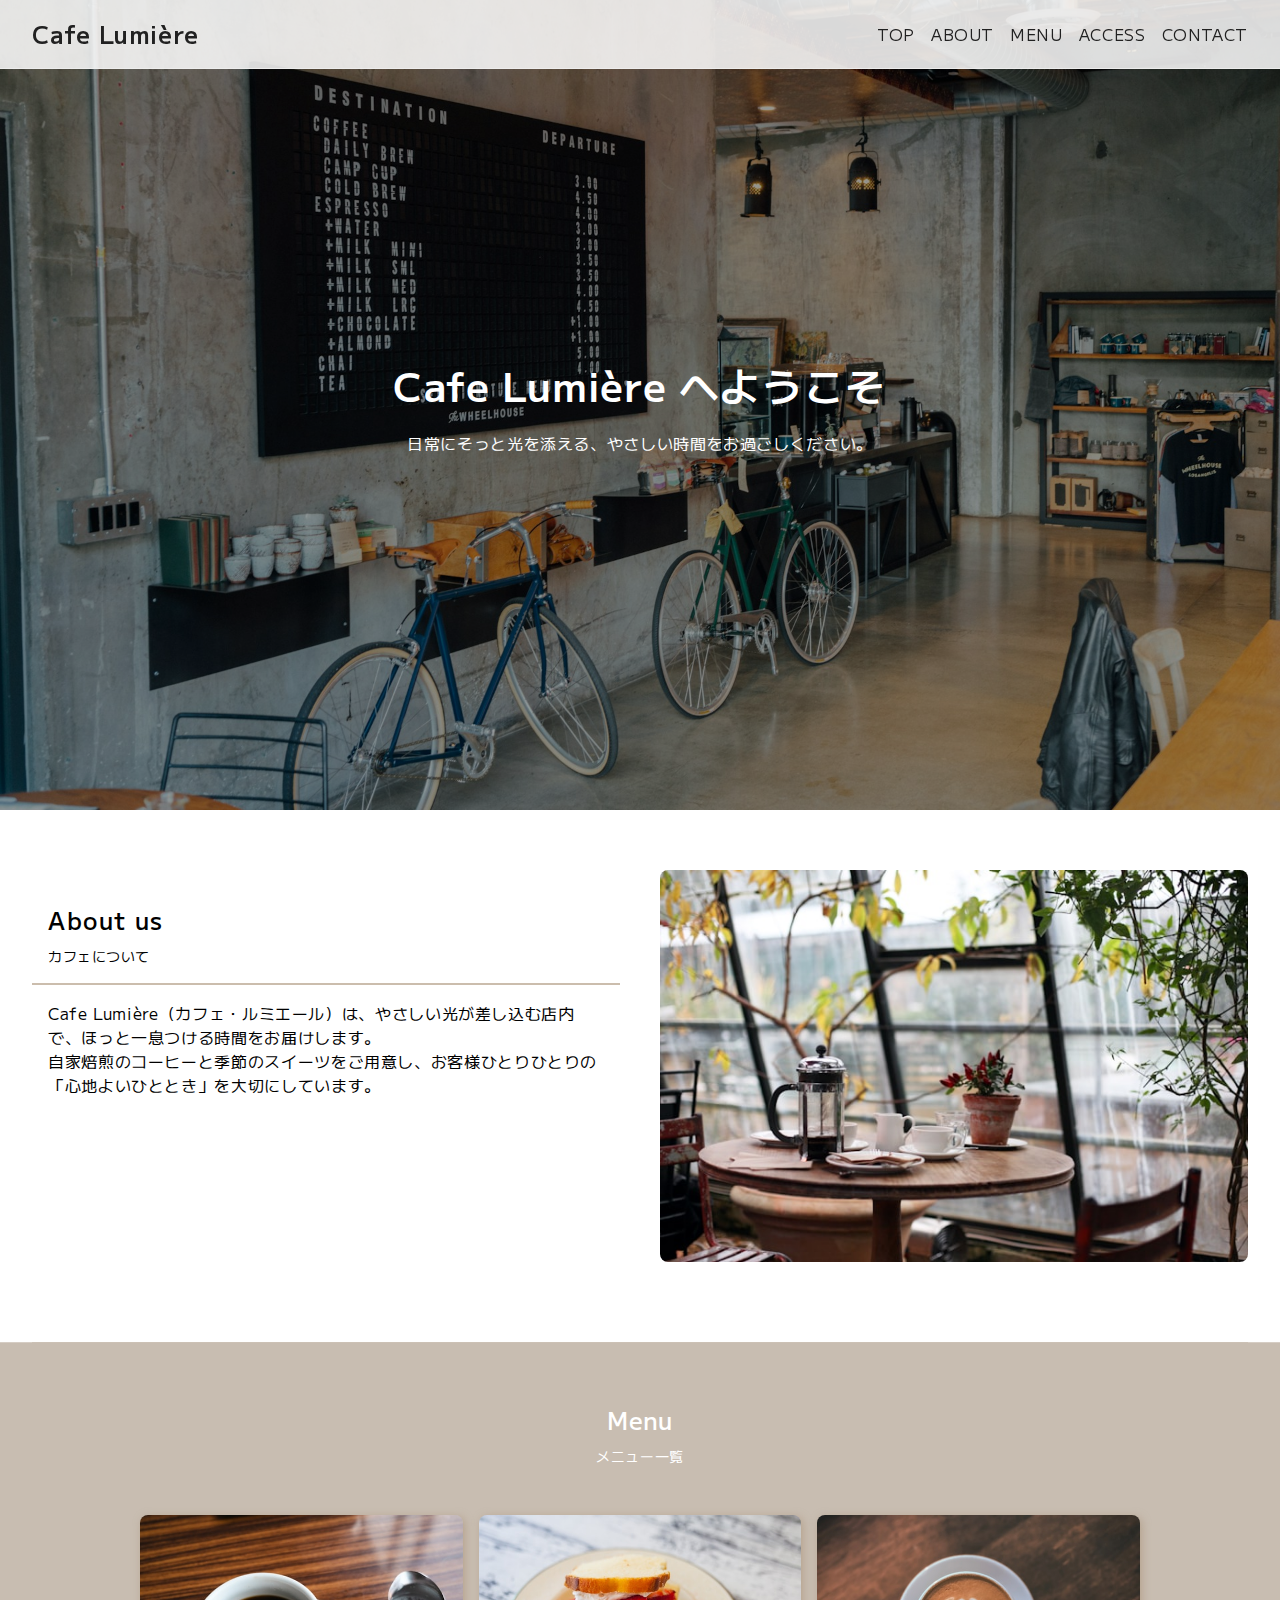
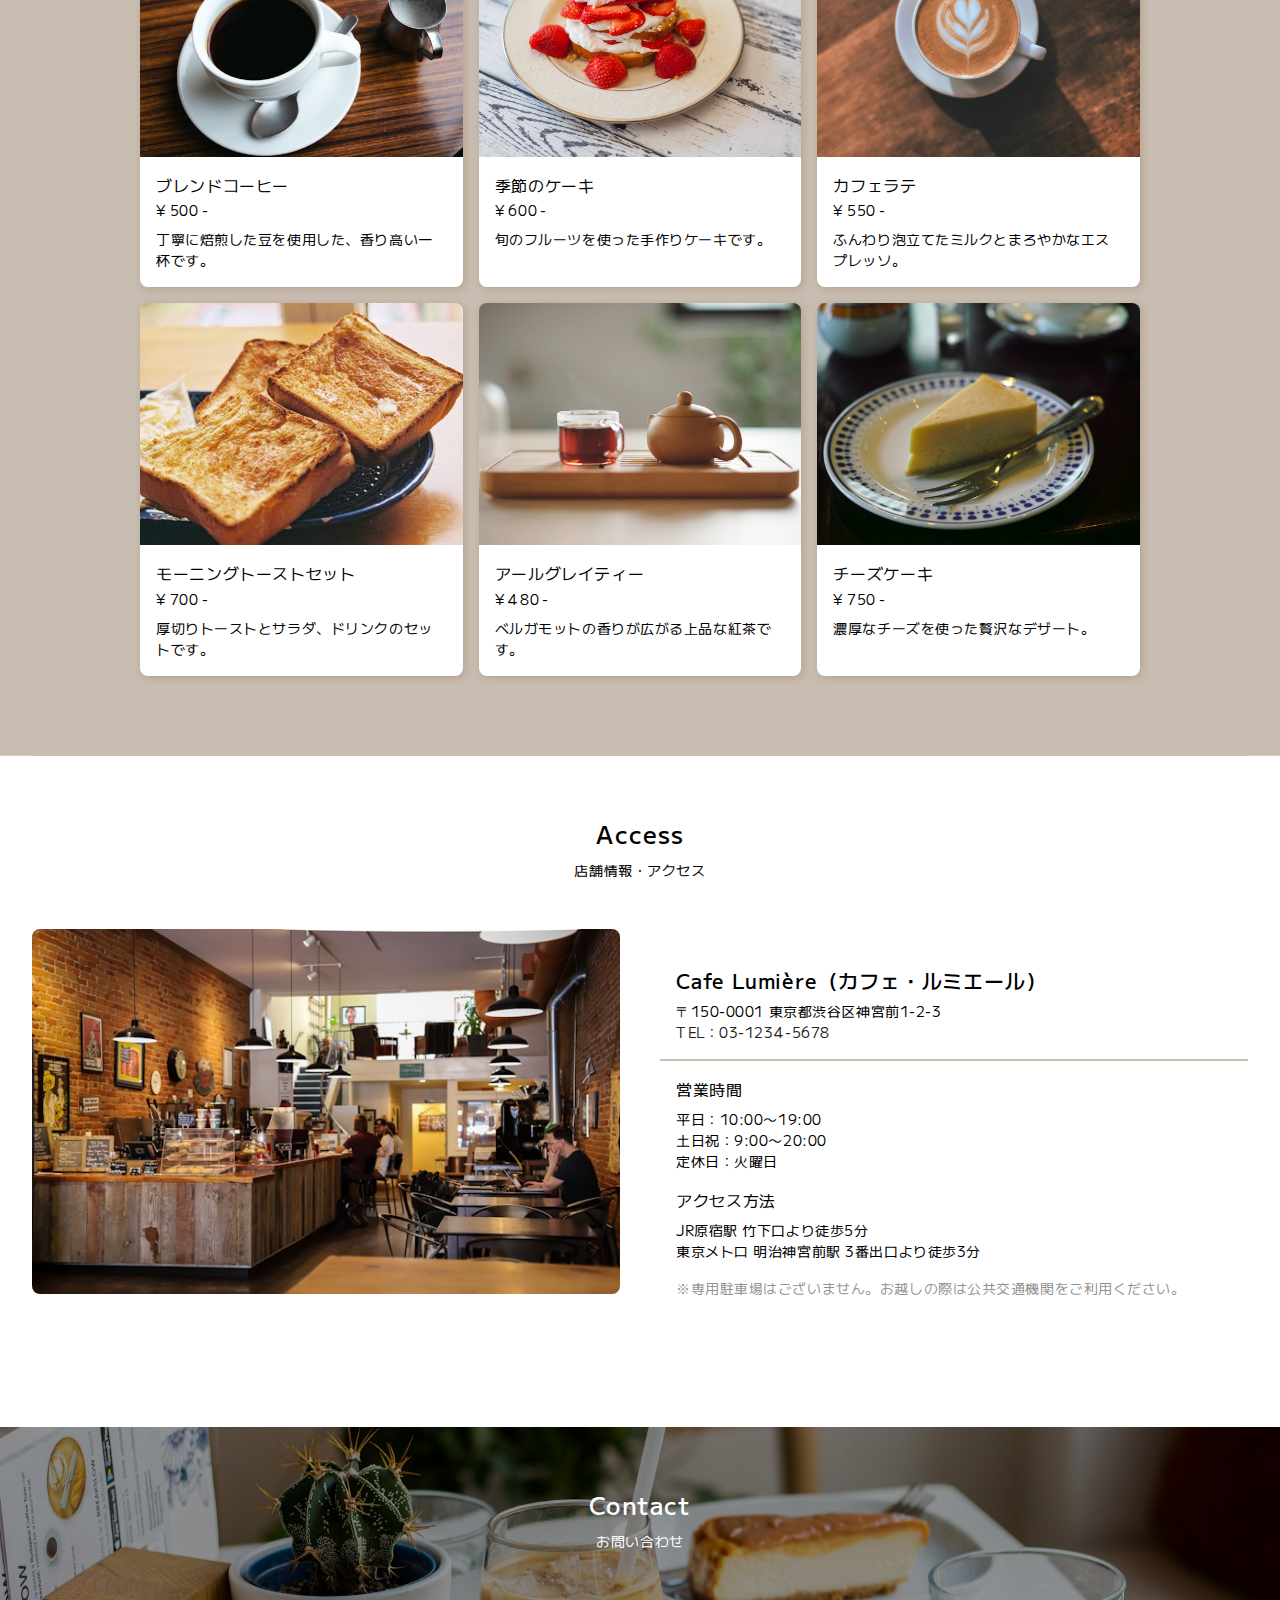
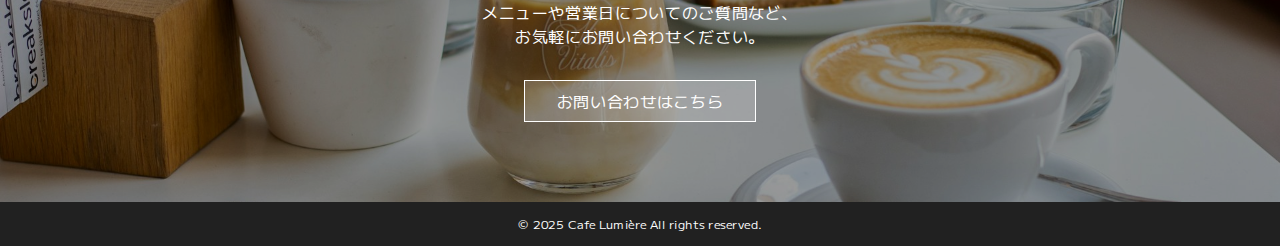
<file: sample/index.html>
<!DOCTYPE html>
<html lang="ja">
  <head>
    <!-- 文字化けを防ぐためにUTF-8を指定します。 -->
    <meta charset="UTF-8" />
    <!-- meta: viewport（画面幅）はデバイスの大きさと一緒だよ -->
    <meta name="viewport" content="width=device-width, initial-scale=1.0" />
    <!-- titile: サイトのタイトルを定義 -->
    <title>cafe</title>
    <!-- discriptionにサイトの概要を書きます。 -->
    <meta name="description" content="cafeのwebサイトです。" />
    <!-- fontの読み込み -->
    <link rel="preconnect" href="https://fonts.googleapis.com" />
    <link rel="preconnect" href="https://fonts.gstatic.com" crossorigin />
    <link
      href="https://fonts.googleapis.com/css2?family=M+PLUS+1:wght@100..900&display=swap"
      rel="stylesheet"
    />
    <!-- cssはあとに記述されたものが優先されて適応されるので必ずresetのあとにstyleを適応させましょう。 -->
    <link rel="stylesheet" href="assets/css/reset.css" />
    <link rel="stylesheet" href="assets/css/style.css" />
  </head>
  <body>
    <!-- ヘッダーセクション -->
    <header class="header">
      <h1 class="logo"><a href="#">Cafe Lumière</a></h1>
      <!-- ナビゲーション -->
      <nav>
        <!-- listを囲うbox -->
        <ul>
          <!-- listItemとその中にアンカー（リンク）を設置 -->
          <!-- href属性にはリンク先を指定できます。 -->
          <!-- aboutだったらid属性がaboutのセクションに飛びます -->
          <li><a href="#">top</a></li>
          <li><a href="#about">about</a></li>
          <li><a href="#menu">menu</a></li>
          <li><a href="#access">access</a></li>
          <li><a href="#contact">contact</a></li>
        </ul>
      </nav>
    </header>
    <!-- メインコンテンツを追加 -->
    <main>
      <!-- キービジュアルの指定 -->
      <div class="keyvisual">
        <!-- 幅が640px以上であればより画質の良いものを使ってくださいねっていう指定 -->
        <picture>
          <source media="(min-width:640px)" srcset="assets/images/kv_m.jpg" />
          <img src="assets/images/kv_s.jpg" alt="店内の写真です" />
        </picture>
        <!-- ↓↓これだけでもOK↓↓ -->
        <!-- <img src="assets/images/kv_s.jpg" alt="こっちは画質が荒い" /> -->
        <div class="box-shadow"></div>
        <!-- 見出しグループを追加します。 -->
        <hgroup class="kv-text">
          <h1>Cafe Lumière へようこそ</h1>
          <p>日常にそっと光を添える、やさしい時間をお過ごしください。</p>
        </hgroup>
      </div>
      <!-- メインのコンテンツを箱で囲ってスタイルを適応 -->
      <div class="container">
        <!-- IDを指定することでナビゲーションをクリックしたときにここに飛んでくる -->
        <!-- IDはほかと名前が被っては駄目です。ClassはOK、わかりやすい名前で指定しましょう。 -->
        <!-- col-2とはcolumn（列）が2列あるものだよという名前になっています -->
        <section id="about" class="col-2">
          <!-- section-text -->
          <div class="sec-text">
            <hgroup>
              <h2>About us</h2>
              <p>カフェについて</p>
            </hgroup>
            <p>
              Cafe
              Lumière（カフェ・ルミエール）は、やさしい光が差し込む店内で、ほっと一息つける時間をお届けします。
              <!-- brは意味のある改行をするときに使います -->
              <br />
              自家焙煎のコーヒーと季節のスイーツをご用意し、お客様ひとりひとりの「心地よいひととき」を大切にしています。
            </p>
          </div>
          <div class="img-box">
            <img src="assets/images/about.jpg" alt="店内の写真です" />
          </div>
        </section>
        <section id="menu">
          <!-- 中央寄せの見出し -->
          <hgroup class="center-heading white">
            <h2>Menu</h2>
            <p>メニュー一覧</p>
          </hgroup>
          <!-- itemを囲うもの -->
          <ul class="item-container">
            <li class="item">
              <img
                src="assets/images/coffee.jpg"
                alt="ブレンドコーヒーの写真"
              />
              <!-- 名前、値段、詳細 -->
              <div class="item-text">
                <p class="name">ブレンドコーヒー</p>
                <p class="val">500</p>
                <p class="detail">
                  丁寧に焙煎した豆を使用した、香り高い一杯です。
                </p>
              </div>
            </li>
            <li class="item">
              <img src="assets/images/cake.jpg" alt="季節のケーキの写真" />
              <div class="item-text">
                <p class="name">季節のケーキ</p>
                <p class="val">600</p>
                <p class="detail">旬のフルーツを使った手作りケーキです。</p>
              </div>
            </li>
            <li class="item">
              <img src="assets/images/latte.jpg" alt="カフェラテの写真" />
              <div class="item-text">
                <p class="name">カフェラテ</p>
                <p class="val">550</p>
                <p class="detail">
                  ふんわり泡立てたミルクとまろやかなエスプレッソ。
                </p>
              </div>
            </li>
            <li class="item">
              <img
                src="assets/images/toast.jpg"
                alt="モーニングトーストの写真"
              />
              <div class="item-text">
                <p class="name">モーニングトーストセット</p>
                <p class="val">700</p>
                <p class="detail">
                  厚切りトーストとサラダ、ドリンクのセットです。
                </p>
              </div>
            </li>
            <li class="item">
              <img src="assets/images/tea.jpg" alt="アールグレイティーの写真" />
              <div class="item-text">
                <p class="name">アールグレイティー</p>
                <p class="val">480</p>
                <p class="detail">ベルガモットの香りが広がる上品な紅茶です。</p>
              </div>
            </li>
            <li class="item">
              <img
                src="assets/images/cheesecake.jpg"
                alt="チーズケーキの写真"
              />
              <div class="item-text">
                <p class="name">チーズケーキ</p>
                <p class="val">750</p>
                <p class="detail">濃厚なチーズを使った贅沢なデザート。</p>
              </div>
            </li>
          </ul>
        </section>
        <section id="access">
          <hgroup class="center-heading">
            <h2>access</h2>
            <p>店舗情報・アクセス</p>
          </hgroup>
          <!-- reverse：反転 -->
          <div class="col-2 reverse">
            <div class="sec-text">
              <!-- addressはお問い合わせ -->
              <address>
                <!-- strongは重要な情報 -->
                <strong>Cafe Lumière（カフェ・ルミエール）</strong><br />
                〒150-0001 東京都渋谷区神宮前1-2-3<br />
                <a href="tel:">TEL：03-1234-5678</a>
              </address>

              <section>
                <h3>営業時間</h3>
                <ul>
                  <li>
                    <!-- timeは時間を記述します -->
                    <!-- datatimeにはコンピュータが理解できる値をいれる必要があります -->
                    <time datetime="10:00">平日：10:00</time>〜<time
                      datetime="19:00"
                      >19:00</time
                    >
                  </li>
                  <li>
                    <time datetime="09:00">土日祝：9:00</time>〜<time
                      datetime="20:00"
                      >20:00</time
                    >
                  </li>
                  <li>定休日：火曜日</li>
                </ul>
              </section>

              <section>
                <h3>アクセス方法</h3>
                <ul>
                  <li>JR原宿駅 竹下口より徒歩5分</li>
                  <li>東京メトロ 明治神宮前駅 3番出口より徒歩3分</li>
                </ul>
                <p>
                  <!-- small:補足情報など -->
                  <small>
                    ※専用駐車場はございません。お越しの際は公共交通機関をご利用ください。
                  </small>
                </p>
              </section>
            </div>
            <div class="img-box">
              <img src="assets/images/access.jpg" alt="店内の写真です" />
            </div>
          </div>
        </section>
      </div>
      <section id="contact">
        <picture class="contact-img">
          <!-- 幅が640px以上であればMサイズの画像を表示 -->
          <source
            media="(min-width:640px)"
            srcset="assets/images/contact_m.jpg"
          />
          <img src="assets/images/contact_s.jpg" alt="" />
        </picture>
        <div class="box-shadow"></div>
        <div class="contact-text">
          <hgroup class="center-heading">
            <h2>contact</h2>
            <p>お問い合わせ</p>
          </hgroup>
          <p>メニューや営業日についてのご質問など、</p>
          <p>お気軽にお問い合わせください。</p>
          <p><a href="#" class="c-btn">お問い合わせはこちら</a></p>
        </div>
      </section>
    </main>
    <!-- フッターを追加 -->
    <footer>
      <p>
        <small>&copy; 2025 Cafe Lumière All rights reserved.</small>
      </p>
    </footer>
  </body>
</html>
</file>
<file: sample/assets/css/style.css>
@charset "utf-8";
/* utf-8でこれから記述していきます。これがないと文字化けを起こしたりします。 */

/* common 常用 */
/* [*]はユニバーサルセレクタといい、すべての要素に適応することができます。ただし優先順位は低いです。 */
* {
  /* border-boxを指定することでborderまでの幅をwidthで指定することができます */
  /* 初期値はcontent-boxですが、この値だと要素にwidth:100%;padding:10%;を指定すると、幅が120%になってしまう。それをborder-boxであるとpaddingをあとから指定してもデカくなることはありません。*/
  /* わからなかったら口答で説明します */
  box-sizing: border-box;

  /* 文字間隔を指定します */
  letter-spacing: 0.04em;
  /* 行間を指定 */
  line-height: 1.5;
}
html {
  /* ここに16pxを指定すると他の要素で1remを指定したときに1rem=16pxとなります */
  /* 例）2rem = 32px */
  font-size: 16px;
  /* リンク先へのスクロールを滑らかにします。 */
  scroll-behavior: smooth;
  /* フォントの指定 */
  font-family: 'M PLUS 1', sans-serif;
}

a {
  /* 青色なので初期化して、デコレーションもなしにします。 */
  color: #212121;
  text-decoration: none;
  line-height: 1.5;
}
/* hover = マウスを乗せたときの挙動 */
a:hover {
  /* hoverした際は下線が出るようにします。 */
  text-decoration: underline;
}

img {
  width: 100%;
  height: auto;
  /* 画像を崩さず拡大する */
  object-fit: cover;
  /* imgはinline要素なのでbottomを指定する必要がある。 */
  /* じゃないと変な余白ができる */
  vertical-align: bottom;
}

main {
  width: 100%;
}
.container {
  /* 幅を100%-4rem、最大幅を1280pxに指定 */
  width: calc(100% - 4rem);
  max-width: 1280px;
  /* 左右(inline)の余白を自動化させることで中央揃えになります */
  margin-inline: auto;
}
section {
  /* sectionに上60px下80pxの余白を指定 */
  /* 〜〜-blockは上下を指します。単一で指定すると上も下も同じ値になります。 */
  padding-block: 60px 80px;
  /* ナビゲーションを使って遷移したときに上余白70px設けてあげるとちょうどいい位置に来る */
  scroll-margin: 70px;
}

/* header ヘッダーセクション */

.header {
  width: 100%; /* 幅100% */
  display: flex; /* 横並びにする */
  align-items: center; /* 横軸を中央にする */
  justify-content: space-between; /* 端と端で揃える */
  /* paddingは要素を太らせることができます */
  padding: 1rem 2rem; /* 内部余白は縦：16px 横：32px */

  /* 背景色は白色です */
  background-color: color-mix(in srgb, #fff 85%, #0000);
  /* 下に1pxの薄いグレーの実線を追加してください */
  border-bottom: 1px solid color-mix(in srgb, #efefef 85%, #0000);

  /* 配置は画面上部に固定　重なり順は一番上*/
  position: fixed;
  top: 0;
  z-index: 999;
}

.header .logo a {
  font-size: 1.5rem; /* fontのサイズを指定 */
  font-weight: 600; /* fontの太さを指定100~900まで100ずつ指定できます。 */
  color: #212121;
}
.header .logo a:hover {
  /* ちょっと上級技：指定の仕方はSRGB、黒色と透明を半分混ぜたものを使います */
  color: color-mix(in srgb, #212121 50%, #0000);
  text-decoration: none;
}

.header nav ul {
  display: flex;
  gap: 1rem; /* 間隔を指定 */
}
.header ul a {
  font-size: 1rem;
  /* 内部テキストをすべて大文字にします。 */
  text-transform: uppercase;
  color: #212121;
}
.header ul a:hover {
  color: color-mix(in srgb, #212121 50%, #0000);
  text-decoration: none;
}

/* keyvisual */
.keyvisual {
  width: 100%;
  /* 内部要素に高さを依存 */
  height: fit-content;
  /* 相対配置になり（通常の配置）かつ、配置基準にします */
  position: relative;
}
.keyvisual picture img {
  width: 100%;
  /* 高さは自動で最大の高さは画面高さの90%です */
  height: auto;
  max-height: 90vh;

  position: relative;
  /* 重なりは下 */
  z-index: 0;
}
.box-shadow {
  /* 絶対位置（相対配置）になる */
  position: absolute;
  background-color: color-mix(in srgb, #000 40%, #0000);
  inset: 0;
  /* 重なりはimgよりひとつ上 */
  z-index: 1;
}
.kv-text {
  /* 幅と高さは中の要素に依存します */
  width: fit-content;
  height: fit-content;
  text-align: center; /* テキストを中央寄せ */
  position: absolute; /* 絶対位置配置 */
  margin: auto;
  inset: 0; /* top,left,right,bottomを0 */
  z-index: 10; /* 重ね順を上に持っていきます */
  color: #fff;
}
.kv-text h1 {
  font-size: 2.5rem;
  font-weight: 600;
  margin-bottom: 1rem;
}
.kv-text p {
  font-size: 1rem;
}

/* col-2 */

.col-2 {
  width: 100%;
  display: flex;
  gap: 2.5rem;
}
/* col-2かつreverseの場合 */
.col-2.reverse {
  /* 反対 */
  flex-direction: row-reverse;
}
.col-2 > * {
  flex: 1;
}
.col-2 img {
  /* 角丸の値を指定 */
  border-radius: 0.5rem;
}
.col-2 .sec-text {
  /* 縦に2rem、横に0px太らせます */
  padding: 2rem 0;
}
/* about col-2 */
#about .sec-text > p {
  /* 横（inline）に1rem太らせます */
  padding-inline: 1rem;
}
.sec-text hgroup {
  /* bottom: 下のみ、inline:横のみ */
  padding-bottom: 1rem;
  padding-inline: 1rem;
  margin-bottom: 1rem;
  /* 下に2pxの実線を描画します */
  border-bottom: 2px solid color-mix(in srgb, #a99177 60%, #0000);
}
.sec-text hgroup h2 {
  font-size: 1.5rem;
  font-weight: 500;
  margin-bottom: 0.5rem;
}
.sec-text hgroup p {
  font-size: 0.875rem;
}
/* access col-2 */
.col-2 address {
  /* padding（要素の余白）、margin（要素と要素の距離） */
  /* marginは要素同士で相殺されます（わからんかったら聞いて） */
  padding-bottom: 1rem;
  padding-inline: 1rem;
  margin-bottom: 1rem;
  border-bottom: 2px solid color-mix(in srgb, #a99177 60%, #0000);
}
/* ここからは記述が多くなると思うので楽な書き方にしてます */
.col-2 address {
  font-size: 0.875rem;
  /* これだと.col-2 address strongの指定をしているのと一緒です */
  /* 中に一緒に書くことをネストといいます */
  strong {
    font-size: 1.25rem;
    font-weight: 500;
    line-height: 2;
  }
}
.col-2 section {
  padding: 0 1rem;
  margin: 1rem 0;
  /* ここも.col-2 sectionにあるそれぞれの要素について指定をしています */
  h3 {
    font-size: 1rem;
    margin-bottom: 0.5rem;
  }
  ul {
    font-size: 0.875rem;
    margin-bottom: 1rem;
  }
  p {
    font-size: 0.875rem;
    color: color-mix(in srgb, #212121 50%, #0000);
  }
}

/* menu */
#menu {
  background-color: #c8bdb1;
  /* box-shadowは右:0px,左:0px,ぼかし:0px,膨張:100vmax(画面いっぱいに広げる) */
  /* clip-pathで横をカットせず、縦を要素に合わせてカットすることで横長の背景を作ることができる */
  box-shadow: 0 0 0 100vmax #c8bdb1;
  clip-path: inset(0 -100vmax);
}
.center-heading {
  /* capitalize：頭文字のみ大文字 */
  text-transform: capitalize;
  /* 文字揃え：中央寄せ */
  text-align: center;
  margin-bottom: 3rem;
}
.center-heading.white {
  color: #fff;
}
.center-heading h2 {
  font-size: 1.5rem;
  font-weight: 500;
  margin-bottom: 0.5rem;
}
.center-heading p {
  font-size: 0.875rem;
}

.item-container {
  width: 100%;
  max-width: 1000px;
  margin-inline: auto;
  /* 配置：グリッドレイアウトに変更 */
  display: grid;
  /* 縦の並びは中の箱が350px以上だったら自動で調整 */
  grid-template-columns: repeat(auto-fill, minmax(300px, 1fr));
  gap: 1rem;
}
.item-container .item {
  /* 配置：グリッドレイアウト */
  display: grid;
  /* 行の高さは周りの要素に合わせる */
  grid-template-rows: subgrid;
  grid-row: span 2;
  gap: 0;
  border-radius: 0.5rem;
  /* 飛び出しているものがあったら非表示 */
  overflow: hidden;
  box-shadow: 2px 2px 8px color-mix(in srgb, #a99177 60%, #0000);
}
.item-container .item .item-text {
  padding: 1rem;
  background-color: #fff;
}
.item-container .item img {
  /* 画像の比率を4対3 */
  aspect-ratio: 4/3;
}
.item-text .name {
  font-size: 1rem;
  font-weight: 400;
  margin-bottom: 0.2rem;
}
.item-text .val {
  font-size: 0.875rem;
  margin-bottom: 0.5rem;
  /* before,afterは疑似要素と言ってHTMLの記述に影響を与えず、
  コンテンツの内容やスタイルを変更することができます */
  &::before {
    /* ¥をテキストの前に入れます */
    content: '\00A5'; /* Unicodeで円マーク */
    margin-right: 0.2rem;
  }
  &::after {
    /* マイナスをテキストのあとに配置します */
    content: '-';
    margin-left: 0.2rem;
  }
}
.item-text .detail {
  font-size: 0.875rem;
}

/* contact */
#contact {
  position: relative;
  width: 100%;
  height: fit-content;
  overflow: hidden;
}
.contact-img {
  position: absolute;
  width: 100%;
  height: auto;
  /* 要素を絶対位置では位置し、中央に配置します */
  top: 50%;
  left: 50%;
  translate: -50% -50%;
}
.contact-text {
  position: relative;
  text-align: center;
  z-index: 10;

  color: #fff;
  line-height: 1.5;
}
.c-btn {
  /* 要素をブロック要素に変更します */
  display: block;
  /* 幅と高さはコンテンツに依存します */
  width: fit-content;
  height: fit-content;
  /* 要素と要素の距離は上に2rem,左右は自動、下は0px */
  margin: 2rem auto 0;
  padding: 0.5rem 2rem;
  background-color: color-mix(in srgb, #fff 20%, #0000);
  color: #fff;
  border: 1px solid;
}
.c-btn:hover {
  background-color: color-mix(in srgb, #fff 40%, #0000);
  text-decoration: none;
}

footer {
  text-align: center;
  background-color: #212121;
  color: #fff;
  padding: 1rem 0;
  font-size: 0.75rem;
}

/* これ以降は余裕があれば実施してください */
/* タブレットサイズ 以下であれば適応*/
@media screen and (max-width: 768px) {
  .col-2,
  .col-2.reverse {
    /* 縦並びの反対 */
    flex-direction: column-reverse;
    gap: 1rem;
  }
  .col-2 .sec-text {
    padding: 0;
  }
}
/* スマホ対応 425px以下だったら適応*/
@media screen and (max-width: 425px) {
  html {
    /* ごめん、ここで楽しました */
    font-size: calc(16px * 0.85);
  }
  .header {
    flex-direction: column;
    align-items: start;
  }
  .keyvisual {
    height: 50vh;
    picture img {
      height: 100%;
    }
    .kv-text {
      padding-top: 3rem;
      h1 {
        font-size: 1.5rem;
      }
      p {
        font-size: 0.875rem;
      }
    }
  }
  .contact-img {
    height: 100%;
    img {
      height: 100%;
    }
  }
}
</file>
